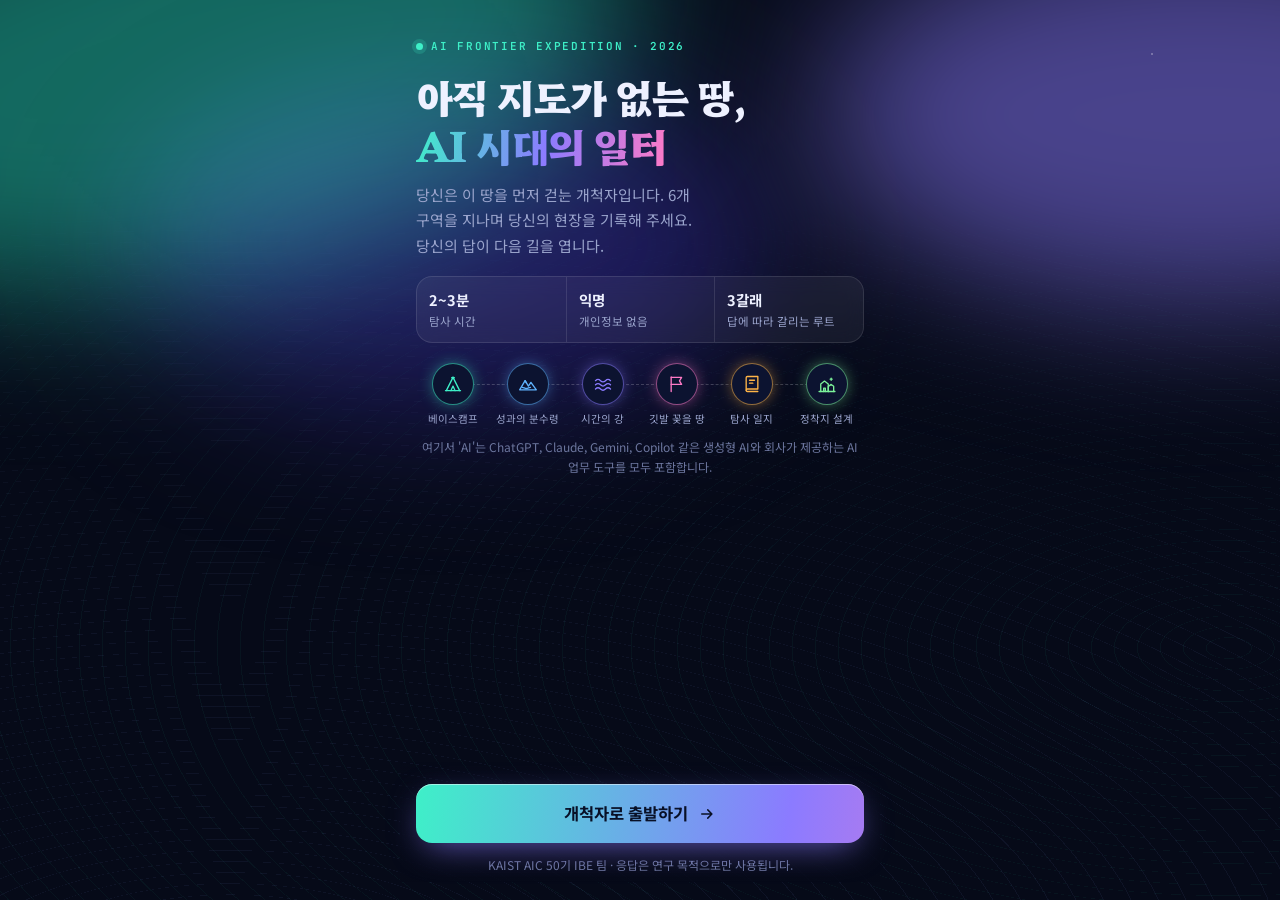
<file: public/index.html>
<!doctype html>
<html lang="ko">
<head>
  <meta charset="UTF-8" />
  <meta name="viewport" content="width=device-width, initial-scale=1, viewport-fit=cover" />
  <meta name="theme-color" content="#060a18" />
  <title>AI 프런티어 원정</title>
  <meta name="description" content="아직 지도가 없는 땅, AI 시대의 일터. 6개 구역을 지나며 당신의 현장을 기록하는 2~3분 원정 (익명 설문)" />
  <meta property="og:title" content="AI 프런티어 원정 — 당신은 어떤 개척자인가요?" />
  <meta property="og:description" content="답에 따라 길이 갈리는 2~3분짜리 원정. 끝까지 가면 나의 개척자 패스를 발급해 드려요. (익명)" />
  <link rel="icon" href="data:image/svg+xml,<svg xmlns='http://www.w3.org/2000/svg' viewBox='0 0 24 24' fill='none' stroke='%233ef0c8' stroke-width='2' stroke-linecap='round' stroke-linejoin='round'><path d='M5 21V3.5'/><path d='M5 4h12.5l-2.5 4.25L17.5 12.5H5'/></svg>" />
  <link rel="preconnect" href="https://fonts.googleapis.com" />
  <link rel="preconnect" href="https://fonts.gstatic.com" crossorigin />
  <link href="https://fonts.googleapis.com/css2?family=Hahmlet:wght@600;800&family=Noto+Sans+KR:wght@400;500;700&family=JetBrains+Mono:wght@500;700&display=swap" rel="stylesheet" />
  <link rel="stylesheet" href="style.css" />
</head>
<body>
  <div class="sky" aria-hidden="true"><i class="a1"></i><i class="a2"></i><i class="a3"></i><div class="contour"></div><div class="stars"></div></div>
  <main id="app" aria-live="polite"></main>
  <div id="fx" aria-hidden="true"></div>
  <script type="module" src="app.js"></script>
</body>
</html>
</file>
<file: public/style.css>
/* AI 프런티어 원정 — 극지의 밤하늘(오로라) + 등고선 지도. 한 가지 어두운 세계관으로 고정한 디자인 */
:root {
  color-scheme: dark;
  /* 색 */
  --night: #060a18;
  --deep: #0c1330;
  --panel: rgba(14, 20, 48, .72);
  --glass: rgba(255, 255, 255, .055);
  --glass-hi: rgba(255, 255, 255, .1);
  --line: rgba(255, 255, 255, .11);
  --line-hi: rgba(255, 255, 255, .24);
  --ink: #eef1ff;
  --muted: #9aa4cc;
  --faint: #6c769e;
  --teal: #3ef0c8;
  --violet: #8b7bff;
  --rose: #ff7ac6;
  --ember: #ffb547;
  --aurora: linear-gradient(100deg, #3ef0c8 0%, #8b7bff 52%, #ff7ac6 100%);
  --route: #8b7bff;
  /* 글꼴 */
  --f-display: 'Hahmlet', 'Noto Serif KR', 'Nanum Myeongjo', serif;
  --f-body: 'Noto Sans KR', system-ui, -apple-system, 'Apple SD Gothic Neo', sans-serif;
  --f-mono: 'JetBrains Mono', ui-monospace, 'SFMono-Regular', Menlo, monospace;
  --r: 22px;
}

* { box-sizing: border-box; -webkit-tap-highlight-color: transparent; }
html, body { margin: 0; min-height: 100%; }
body {
  background: var(--night);
  color: var(--ink);
  font: 15px/1.6 var(--font-body, var(--f-body));
  font-family: var(--f-body);
  overscroll-behavior: none;
  -webkit-font-smoothing: antialiased;
}
button { font: inherit; color: inherit; cursor: pointer; border: 0; background: none; }
a { color: var(--teal); }
.mono { font-family: var(--f-mono); letter-spacing: .02em; font-variant-numeric: tabular-nums; }
.grad { background: var(--aurora); -webkit-background-clip: text; background-clip: text; color: transparent; }
.ico { width: 1.15em; height: 1.15em; flex: none; }
:focus-visible { outline: 2px solid var(--teal); outline-offset: 3px; border-radius: 10px; }

/* ───────── 하늘: 오로라 · 등고선 · 별 ───────── */
.sky { position: fixed; inset: 0; z-index: 0; overflow: hidden; pointer-events: none; }
.sky i { position: absolute; border-radius: 50%; filter: blur(70px); opacity: .5; mix-blend-mode: screen; animation: drift 18s ease-in-out infinite alternate; }
.sky .a1 { width: 70vmax; height: 34vmax; left: -20vmax; top: -12vmax; background: #1fc7a6; transform: rotate(-12deg); }
.sky .a2 { width: 60vmax; height: 30vmax; right: -24vmax; top: -6vmax; background: var(--route); animation-delay: -6s; transition: background 1.2s; }
.sky .a3 { width: 50vmax; height: 26vmax; left: 10vmax; top: 6vmax; background: #3b2fae; opacity: .45; animation-delay: -11s; }
@keyframes drift { to { transform: translate(6vmax, 3vmax) rotate(6deg) scale(1.08); } }
.sky .contour {
  position: absolute; inset: 0; opacity: .9;
  background:
    repeating-radial-gradient(ellipse 120% 70% at 18% 108%, transparent 0 26px, rgba(150, 175, 255, .07) 26px 27px),
    repeating-radial-gradient(ellipse 90% 60% at 96% 72%, transparent 0 22px, rgba(62, 240, 200, .055) 22px 23px);
  -webkit-mask-image: linear-gradient(to bottom, transparent 18%, #000 70%);
  mask-image: linear-gradient(to bottom, transparent 18%, #000 70%);
}
.sky .stars {
  position: absolute; inset: 0;
  background-image:
    radial-gradient(1px 1px at 12% 18%, #fff 50%, transparent 51%),
    radial-gradient(1px 1px at 27% 8%, #cfd6ff 50%, transparent 51%),
    radial-gradient(1.4px 1.4px at 44% 22%, #fff 50%, transparent 51%),
    radial-gradient(1px 1px at 63% 12%, #fff 50%, transparent 51%),
    radial-gradient(1px 1px at 78% 26%, #bdf8ea 50%, transparent 51%),
    radial-gradient(1.4px 1.4px at 90% 6%, #fff 50%, transparent 51%),
    radial-gradient(1px 1px at 6% 40%, #fff 50%, transparent 51%),
    radial-gradient(1px 1px at 52% 38%, #e4d9ff 50%, transparent 51%),
    radial-gradient(1px 1px at 86% 44%, #fff 50%, transparent 51%),
    radial-gradient(1px 1px at 35% 52%, #fff 50%, transparent 51%);
  opacity: .55; animation: twinkle 5s ease-in-out infinite alternate;
}
@keyframes twinkle { to { opacity: .9; } }

/* ───────── 레이아웃 ───────── */
#app {
  position: relative; z-index: 1;
  max-width: 480px; margin: 0 auto; min-height: 100dvh;
  padding: max(14px, env(safe-area-inset-top)) 16px max(18px, env(safe-area-inset-bottom));
  display: flex; flex-direction: column;
}
.screen { flex: 1; display: flex; flex-direction: column; animation: enter .45s cubic-bezier(.2, .8, .2, 1); }
@keyframes enter { from { opacity: 0; transform: translateY(14px); filter: blur(4px); } }
.spacer { flex: 1; min-height: 8px; }
.footer {
  position: sticky; bottom: 0; z-index: 3; display: grid; gap: 4px;
  margin: 14px -16px 0; padding: 22px 16px max(8px, env(safe-area-inset-bottom));
  background: linear-gradient(to bottom, rgba(6, 10, 24, 0), rgba(6, 10, 24, .92) 38%);
}
.fine { font-size: 12px; line-height: 1.6; color: var(--faint); text-align: center; margin: 8px 4px 0; word-break: keep-all; }

/* ───────── 버튼 ───────── */
.btn {
  position: relative; display: flex; align-items: center; justify-content: center; gap: 10px; width: 100%;
  padding: 16px 20px; border-radius: 16px; font-weight: 700; font-size: 16.5px; letter-spacing: -.01em;
  color: #081026; background: var(--aurora); background-size: 160% 100%;
  box-shadow: 0 10px 34px -10px rgba(139, 123, 255, .75), inset 0 1px 0 rgba(255, 255, 255, .5);
  transition: transform .12s, background-position .5s, box-shadow .3s;
  overflow: hidden;
}
.btn::after {
  content: ''; position: absolute; inset: 0; transform: translateX(-120%);
  background: linear-gradient(100deg, transparent 30%, rgba(255, 255, 255, .55) 50%, transparent 70%);
  animation: sheen 4.5s ease-in-out infinite 1.2s;
}
@keyframes sheen { 0%, 70% { transform: translateX(-120%); } 100% { transform: translateX(120%); } }
.btn:hover { background-position: 100% 0; }
.btn:active { transform: scale(.98); }
.btn .ico { width: 18px; height: 18px; stroke-width: 2; }
.btn[disabled] { opacity: .35; pointer-events: none; }
.btn.ghost { background: none; box-shadow: none; color: var(--muted); font-weight: 500; font-size: 14px; padding: 11px; }
.btn.ghost::after { display: none; }

/* ───────── 랜딩 ───────── */
.notice {
  font-size: 12.5px; padding: 9px 12px; border-radius: 12px; margin-bottom: 10px;
  background: rgba(255, 181, 71, .1); border: 1px solid rgba(255, 181, 71, .3); color: #ffd99a;
}
.notice a { color: inherit; font-weight: 700; }
.hero { padding-top: 2vh; }
.eyebrow { display: inline-flex; align-items: center; gap: 8px; font: 600 11px/1 var(--f-mono); letter-spacing: .16em; color: var(--teal); }
.eyebrow .dot { width: 7px; height: 7px; border-radius: 50%; background: var(--teal); box-shadow: 0 0 0 4px rgba(62, 240, 200, .18); animation: ping 2s infinite; }
@keyframes ping { 50% { box-shadow: 0 0 0 7px rgba(62, 240, 200, 0); } }
.hero h1 { font-family: var(--f-display); font-weight: 800; font-size: clamp(31px, 9vw, 40px); line-height: 1.22; letter-spacing: -.02em; margin: 16px 0 12px; text-wrap: balance; word-break: keep-all; }
.hero p { margin: 0; color: var(--muted); font-size: 15px; line-height: 1.7; word-break: keep-all; max-width: 36ch; }
.facts { list-style: none; padding: 0; margin: 18px 0 0; display: grid; grid-template-columns: repeat(3, 1fr); border: 1px solid var(--line); border-radius: 16px; background: var(--glass); backdrop-filter: blur(10px); }
.facts li { padding: 11px 12px; display: grid; gap: 1px; }
.facts li + li { border-left: 1px solid var(--line); }
.facts b { font-size: 14.5px; }
.facts span { font-size: 11.5px; color: var(--muted); }

/* 원정 지도 */
.xmap { list-style: none; margin: 20px 0 4px; padding: 0; display: grid; grid-template-columns: repeat(6, 1fr); position: relative; }
.xmap::before { content: ''; position: absolute; left: 8%; right: 8%; top: 21px; border-top: 1.5px dashed rgba(255, 255, 255, .2); }
.xmap li { position: relative; display: flex; flex-direction: column; align-items: center; gap: 7px; text-align: center; }
.xmap .node {
  width: 42px; height: 42px; border-radius: 50%; display: grid; place-items: center;
  background: var(--deep); border: 1.5px solid color-mix(in srgb, var(--c) 55%, transparent); color: var(--c);
  box-shadow: 0 0 18px -6px var(--c);
}
.xmap .node .ico { width: 20px; height: 20px; }
.xmap .lbl { font-size: 10.5px; line-height: 1.3; color: var(--muted); word-break: keep-all; padding: 0 2px; }
.xmap li.now .node { background: color-mix(in srgb, var(--c) 22%, var(--deep)); border-color: var(--c); box-shadow: 0 0 0 4px color-mix(in srgb, var(--c) 22%, transparent), 0 0 24px -2px var(--c); }
.xmap li.now .lbl { color: var(--ink); font-weight: 700; }
.xmap li.done .node { background: var(--c); color: #071022; border-color: var(--c); }
.xmap li.done .node .ico { stroke-width: 2.4; }
.xmap li.skip { opacity: .38; }
.xmap li.skip .node { border-style: dashed; color: var(--faint); box-shadow: none; border-color: var(--faint); }

/* ───────── 구역 화면 (입장·완료) ───────── */
.region { text-align: center; }
.region-top { display: flex; justify-content: center; align-items: center; gap: 8px; flex-wrap: wrap; font-size: 11.5px; letter-spacing: .18em; color: var(--muted); margin-top: 2vh; }
.emblem { position: relative; width: 128px; height: 128px; margin: 26px auto 18px; display: grid; place-items: center; color: var(--c); }
.emblem .halo {
  position: absolute; inset: 0; border-radius: 50%;
  background: conic-gradient(from 0deg, var(--c), transparent 30%, var(--c) 55%, transparent 80%, var(--c));
  -webkit-mask: radial-gradient(farthest-side, transparent calc(100% - 2px), #000 calc(100% - 1.5px));
  mask: radial-gradient(farthest-side, transparent calc(100% - 2px), #000 calc(100% - 1.5px));
  animation: spin 9s linear infinite;
}
.emblem::before { content: ''; position: absolute; inset: 12px; border-radius: 50%; background: radial-gradient(circle at 50% 35%, color-mix(in srgb, var(--c) 26%, var(--deep)), var(--deep) 70%); border: 1px solid var(--line); box-shadow: 0 0 60px -10px var(--c); }
.emblem::after { content: ''; position: absolute; inset: -14px; border-radius: 50%; border: 1px dashed color-mix(in srgb, var(--c) 30%, transparent); }
.emblem .ico { position: relative; width: 52px; height: 52px; stroke-width: 1.4; filter: drop-shadow(0 0 10px var(--c)); }
.emblem.small { width: 74px; height: 74px; margin: 0; }
.emblem.small::after { inset: -8px; }
.emblem.small::before { inset: 7px; }
.emblem.small .ico { width: 32px; height: 32px; }
@keyframes spin { to { transform: rotate(360deg); } }
.region-name { font-family: var(--f-display); font-weight: 800; font-size: 34px; line-height: 1.2; letter-spacing: -.02em; margin: 0; }
.region-sub { color: var(--muted); font-size: 14px; margin: 6px 0 0; }
.region-meta { display: flex; justify-content: center; gap: 8px; margin-top: 14px; font-size: 11.5px; color: var(--muted); }
.region-meta span { padding: 4px 10px; border-radius: 99px; border: 1px solid var(--line); background: var(--glass); }

/* 깃발 꽂기 */
.flagpole { position: relative; width: 120px; height: 120px; margin: 22px auto 8px; }
.flagpole .ground { position: absolute; left: 10px; right: 10px; bottom: 6px; height: 14px; border-radius: 50%; background: radial-gradient(closest-side, color-mix(in srgb, var(--c) 45%, transparent), transparent); }
.flagpole .pole { position: absolute; left: 50%; bottom: 12px; width: 2.5px; height: 96px; margin-left: -22px; border-radius: 2px; background: linear-gradient(var(--ink), color-mix(in srgb, var(--ink) 40%, transparent)); transform-origin: bottom; animation: plant .5s cubic-bezier(.3, 1.6, .5, 1) both; }
.flagpole .cloth {
  position: absolute; left: 50%; top: 10px; margin-left: -20px; width: 62px; height: 42px; display: grid; place-items: center;
  color: #071022; background: var(--c); border-radius: 2px 10px 10px 2px;
  clip-path: polygon(0 0, 100% 6%, 88% 50%, 100% 94%, 0 100%);
  box-shadow: 0 0 34px -4px var(--c);
  transform-origin: left center; animation: raise .7s .35s cubic-bezier(.2, 1.3, .4, 1) both, wave 2.6s 1.1s ease-in-out infinite;
}
.flagpole .cloth .ico { width: 20px; height: 20px; stroke-width: 2.2; margin-right: 6px; }
@keyframes plant { from { transform: scaleY(0); } }
@keyframes raise { from { transform: translateY(70px) scaleX(.2); opacity: 0; } }
@keyframes wave { 50% { transform: skewY(-4deg) scaleX(.96); } }
.clear-title { font-family: var(--f-display); font-weight: 800; font-size: 30px; line-height: 1.25; margin: 6px 0 0; letter-spacing: -.02em; }
.reward { display: inline-block; margin: 12px auto 0; padding: 6px 14px; border-radius: 99px; font-size: 12px; color: var(--c); border: 1px solid color-mix(in srgb, var(--c) 45%, transparent); background: color-mix(in srgb, var(--c) 10%, transparent); }
.cleared .xmap { margin-top: 22px; }

/* ───────── HUD ───────── */
.hud { display: flex; align-items: center; gap: 12px; margin-bottom: 14px; }
.hud .back { width: 40px; height: 40px; border-radius: 50%; display: grid; place-items: center; border: 1px solid var(--line); background: var(--glass); flex: none; }
.hud .back .ico { width: 18px; height: 18px; }
.trail-bar { flex: 1; height: 6px; border-radius: 99px; background: rgba(255, 255, 255, .09); position: relative; }
.trail-bar i { position: absolute; inset: 0 auto 0 0; border-radius: 99px; background: var(--aurora); transition: width .6s cubic-bezier(.2, .8, .2, 1); }
.trail-bar em { position: absolute; right: -6px; top: 50%; width: 12px; height: 12px; margin-top: -6px; border-radius: 50%; background: #fff; box-shadow: 0 0 0 4px rgba(255, 122, 198, .25), 0 0 16px #ff7ac6; }
.km { flex: none; font-size: 12px; color: var(--muted); min-width: 64px; text-align: right; }
.km b { font-size: 16px; color: var(--ink); font-weight: 700; }
.km.pop b { display: inline-block; animation: pop .4s; color: var(--teal); }
@keyframes pop { 40% { transform: scale(1.35); } }

/* ───────── 길잡이 말풍선 ───────── */
.guide { display: flex; align-items: flex-start; gap: 10px; margin: 0 0 12px; animation: talk .5s cubic-bezier(.2, 1.2, .4, 1) both; }
.guide.center { margin: 20px auto 0; max-width: 420px; text-align: left; }
.orb { position: relative; flex: none; width: 40px; height: 40px; border-radius: 50%; display: grid; place-items: center; color: #fff; }
.orb::before { content: ''; position: absolute; inset: 0; border-radius: 50%; background: conic-gradient(from 0deg, #3ef0c8, #8b7bff, #ff7ac6, #ffb547, #3ef0c8); animation: spin 6s linear infinite; }
.orb::after { content: ''; position: absolute; inset: 2px; border-radius: 50%; background: radial-gradient(circle at 50% 30%, #222c63, #0b1130); }
.orb .ico { position: relative; z-index: 1; width: 20px; height: 20px; }
.guide-bubble {
  flex: 1; min-width: 0; padding: 10px 14px 11px; border-radius: 6px 18px 18px 18px; font-size: 14px; line-height: 1.6; word-break: keep-all;
  background: var(--glass-hi); border: 1px solid var(--line); backdrop-filter: blur(14px); -webkit-backdrop-filter: blur(14px);
}
.guide-bubble .who { display: block; font: 600 10.5px/1.4 var(--f-mono); letter-spacing: .08em; color: var(--teal); margin-bottom: 2px; }
@keyframes talk { from { opacity: 0; transform: translateY(8px); } }

/* ───────── 문항 카드 ───────── */
.panel {
  position: relative; border-radius: var(--r); padding: 20px 16px 16px;
  border: 1px solid transparent;
  background:
    linear-gradient(var(--panel), var(--panel)) padding-box,
    linear-gradient(150deg, rgba(255, 255, 255, .28), rgba(255, 255, 255, .04) 40%, color-mix(in srgb, var(--c) 45%, transparent)) border-box;
  backdrop-filter: blur(20px); -webkit-backdrop-filter: blur(20px);
  box-shadow: 0 24px 60px -28px rgba(0, 0, 0, .8), 0 0 80px -50px var(--c);
}
.q-meta { display: flex; align-items: center; gap: 8px; margin-bottom: 14px; flex-wrap: wrap; }
.chip { display: inline-flex; align-items: center; gap: 6px; font-size: 12px; font-weight: 700; padding: 5px 10px 5px 8px; border-radius: 99px; color: var(--c); background: color-mix(in srgb, var(--c) 13%, transparent); border: 1px solid color-mix(in srgb, var(--c) 35%, transparent); }
.chip .ico { width: 15px; height: 15px; }
.q-count { font-size: 11.5px; color: var(--muted); }
.q-meta .route-badge { margin-left: auto; }
.q-text { font-size: 19.5px; line-height: 1.5; font-weight: 700; margin: 0 0 6px; letter-spacing: -.01em; word-break: keep-all; }
.q-hint { font-size: 12.5px; color: var(--muted); margin: 0 0 16px; }

.opts { display: grid; gap: 8px; }
.opt {
  display: flex; align-items: center; gap: 12px; width: 100%; text-align: left;
  padding: 13px 14px; border-radius: 14px; font-size: 15.5px; line-height: 1.4;
  background: var(--glass); border: 1px solid var(--line);
  transition: background .2s, border-color .2s, transform .1s, box-shadow .25s;
}
.opt:hover { background: var(--glass-hi); border-color: var(--line-hi); }
.opt:active { transform: scale(.985); }
.opt .k { flex: none; width: 26px; height: 26px; border-radius: 8px; display: grid; place-items: center; font: 600 11.5px var(--f-mono); color: var(--muted); border: 1px solid var(--line); }
.opt .t { flex: 1; min-width: 0; word-break: keep-all; }
.opt .tick { flex: none; width: 22px; height: 22px; border-radius: 50%; display: grid; place-items: center; color: #071022; background: var(--c); transform: scale(0); transition: transform .25s cubic-bezier(.2, 1.6, .4, 1); }
.opt .tick .ico { width: 14px; height: 14px; stroke-width: 2.6; }
.opt.sel { background: color-mix(in srgb, var(--c) 15%, transparent); border-color: var(--c); box-shadow: 0 0 0 1px var(--c), 0 10px 30px -14px var(--c); }
.opt.sel .k { color: var(--c); border-color: color-mix(in srgb, var(--c) 50%, transparent); }
.opt.sel .tick { transform: scale(1); }

/* 5점 척도 = 고도 막대 */
.elev { display: grid; grid-template-columns: repeat(5, 1fr); gap: 6px; align-items: end; }
.lv { display: flex; flex-direction: column; align-items: center; gap: 6px; padding: 10px 2px 10px; border-radius: 14px; border: 1px solid var(--line); background: var(--glass); transition: border-color .2s, background .2s, transform .1s; }
.lv:active { transform: scale(.95); }
.lv .col { width: 22px; height: 64px; border-radius: 6px; display: flex; align-items: flex-end; background: rgba(255, 255, 255, .04); overflow: hidden; }
.lv .bar { width: 100%; height: var(--h); border-radius: 6px 6px 4px 4px; background: linear-gradient(to top, color-mix(in srgb, var(--c) 30%, transparent), color-mix(in srgb, var(--c) 60%, transparent)); transition: background .25s, box-shadow .25s; }
.lv .num { font-size: 13px; font-weight: 700; color: var(--muted); }
.lv .lb { font-size: 11px; line-height: 1.25; color: var(--muted); text-align: center; word-break: keep-all; min-height: 2.5em; }
.lv:hover { background: var(--glass-hi); }
.lv.sel { border-color: var(--c); background: color-mix(in srgb, var(--c) 14%, transparent); box-shadow: 0 0 0 1px var(--c); }
.lv.sel .bar { background: var(--aurora); box-shadow: 0 0 16px var(--c); }
.lv.sel .num, .lv.sel .lb { color: var(--ink); }

textarea {
  width: 100%; min-height: 128px; resize: vertical; border-radius: 14px; padding: 14px;
  font: 16px/1.6 var(--f-body); color: var(--ink); background: rgba(0, 0, 0, .25); border: 1px solid var(--line);
}
textarea::placeholder { color: var(--faint); }
textarea:focus { outline: none; border-color: var(--c); box-shadow: 0 0 0 3px color-mix(in srgb, var(--c) 25%, transparent); }
.count { text-align: right; font-size: 11px; color: var(--faint); margin-top: 6px; }
.q-actions { display: grid; gap: 2px; margin-top: 16px; }

/* 숨은 지류 (조건부 문항) */
.q-card.hidden-quest { --c: #ffb547; animation: glint 2.4s ease-in-out infinite alternate; }
@keyframes glint { to { box-shadow: 0 24px 60px -28px rgba(0, 0, 0, .8), 0 0 60px -18px rgba(255, 181, 71, .55); } }
.hq-banner {
  display: flex; align-items: center; gap: 8px; margin: -20px -16px 16px; padding: 11px 16px;
  border-radius: var(--r) var(--r) 0 0; font-size: 13px; font-weight: 700; color: #241500;
  background: linear-gradient(100deg, #ffb547, #ffe08a 60%, #ffb547); background-size: 200% 100%; animation: shimmer 3s linear infinite;
}
.hq-banner span { flex: 1; }
.hq-banner b { font-size: 11.5px; }
@keyframes shimmer { to { background-position: -200% 0; } }

/* 루트 배지 */
.route-badge { display: inline-flex; align-items: center; gap: 5px; padding: 4px 10px 4px 8px; border-radius: 99px; font: 700 11.5px/1.2 var(--f-body); letter-spacing: 0; color: var(--rc); background: color-mix(in srgb, var(--rc) 14%, transparent); border: 1px solid color-mix(in srgb, var(--rc) 45%, transparent); }
.route-badge .ico { width: 14px; height: 14px; }

/* ───────── 갈림길 ───────── */
.fork { text-align: center; }
.fork-title { font-family: var(--f-display); font-weight: 800; font-size: 24px; line-height: 1.3; margin: 10px 0 0; letter-spacing: -.02em; text-wrap: balance; word-break: keep-all; }
.fork-map { display: block; width: 100%; max-width: 260px; height: auto; margin: 4px auto 0; overflow: visible; }
.fork-map path { fill: none; stroke-linecap: round; }
.road-off { stroke: rgba(255, 255, 255, .22); stroke-width: 2; stroke-dasharray: 3 7; }
.road-on { stroke-width: 4; stroke-dasharray: 260; stroke-dashoffset: 260; animation: draw 1.2s .2s cubic-bezier(.4, 0, .2, 1) forwards; filter: drop-shadow(0 0 6px var(--rc)); }
@keyframes draw { to { stroke-dashoffset: 0; } }
.fork-map .pin { fill: #fff; }
.fork-map .pin-on { fill: var(--rc); filter: drop-shadow(0 0 8px var(--rc)); animation: appear .4s 1.3s both; }
.fork-map .pin-off { fill: none; stroke: rgba(255, 255, 255, .3); stroke-width: 1.5; }
@keyframes appear { from { opacity: 0; transform: scale(0); transform-origin: center; } }
.paths { display: grid; grid-template-columns: 1fr 1fr; gap: 10px; margin-top: 4px; }
.path { display: flex; flex-direction: column; align-items: center; gap: 4px; padding: 14px 10px 12px; border-radius: 18px; border: 1px solid var(--line); background: var(--glass); }
.path .ico { width: 28px; height: 28px; margin-bottom: 2px; }
.path b { font-size: 15px; }
.path small { font-size: 11.5px; line-height: 1.45; color: var(--muted); word-break: keep-all; }
.path em { font-style: normal; font-size: 10.5px; margin-top: 6px; padding: 3px 9px; border-radius: 99px; border: 1px solid var(--line); color: var(--muted); }
.path.chosen { color: var(--rc); border-color: var(--rc); background: color-mix(in srgb, var(--rc) 13%, transparent); box-shadow: 0 0 40px -16px var(--rc); }
.path.chosen b { color: var(--ink); }
.path.chosen em { background: var(--rc); color: #071022; border-color: var(--rc); font-weight: 700; }
.path.closed { opacity: .45; }
.next-trail { list-style: none; padding: 0; margin: 16px 0 0; display: flex; justify-content: center; flex-wrap: wrap; gap: 6px; }
.next-trail li { display: flex; align-items: center; gap: 6px; padding: 6px 10px 6px 8px; border-radius: 99px; font-size: 12px; color: var(--c); border: 1px solid color-mix(in srgb, var(--c) 35%, transparent); background: color-mix(in srgb, var(--c) 8%, transparent); }
.next-trail li span { color: var(--ink); }
.next-trail .ico { width: 15px; height: 15px; }

/* ───────── 결과: 개척자 패스 ───────── */
.result { padding-top: 1vh; }
.pass {
  position: relative; border-radius: 26px; padding: 18px 18px 16px; overflow: hidden;
  border: 1.5px solid transparent;
  background:
    linear-gradient(160deg, #121a42, #0b1130 60%) padding-box,
    conic-gradient(from var(--ang, 0deg), #3ef0c8, #8b7bff, #ff7ac6, #ffb547, #3ef0c8) border-box;
  box-shadow: 0 30px 80px -30px rgba(139, 123, 255, .6);
  animation: holo 6s linear infinite;
}
@property --ang { syntax: '<angle>'; inherits: false; initial-value: 0deg; }
@keyframes holo { to { --ang: 360deg; } }
.pass::before {
  content: ''; position: absolute; inset: 0; pointer-events: none; opacity: .5;
  background: repeating-radial-gradient(ellipse 140% 80% at 110% -10%, transparent 0 18px, rgba(255, 255, 255, .05) 18px 19px);
}
.pass > * { position: relative; }
.pass-head { display: flex; justify-content: space-between; font-size: 11px; letter-spacing: .18em; color: var(--muted); padding-bottom: 14px; border-bottom: 1px dashed var(--line); }
.pass-head span:first-child { color: var(--ink); font-weight: 700; }
.pass-id { --c: var(--rc); display: flex; align-items: center; gap: 16px; padding: 18px 0 6px; text-align: left; }
.pass-label { font-size: 11.5px; color: var(--muted); }
.persona { font-family: var(--f-display); font-weight: 800; font-size: 25px; line-height: 1.25; margin: 2px 0 8px; letter-spacing: -.02em; word-break: keep-all; }
.persona-desc { margin: 8px 0 0; font-size: 14px; line-height: 1.7; color: #c9cff0; word-break: keep-all; }
.stats { display: grid; grid-template-columns: repeat(3, 1fr); margin: 16px 0 0; border: 1px solid var(--line); border-radius: 14px; background: rgba(0, 0, 0, .18); }
.stats div { padding: 10px 12px; }
.stats div + div { border-left: 1px solid var(--line); }
.stats dt { font-size: 11px; color: var(--muted); }
.stats dd { margin: 2px 0 0; font-size: 21px; font-weight: 700; }
.stats small { font-size: 11px; color: var(--muted); margin-left: 3px; font-weight: 500; }
.log { margin-top: 16px; }
.log-h { font-size: 10.5px; letter-spacing: .18em; color: var(--teal); margin-bottom: 6px; }
.log ol { list-style: none; margin: 0; padding: 0; }
.log li { display: flex; gap: 12px; padding: 8px 0; border-top: 1px solid var(--line); }
.log li span { font-size: 11px; color: var(--faint); padding-top: 3px; }
.log li p { margin: 0; font-size: 13.5px; line-height: 1.55; word-break: keep-all; }
.stamps { display: flex; align-items: center; gap: 6px; flex-wrap: wrap; margin-top: 14px; padding-top: 14px; border-top: 1px dashed var(--line); }
.stamp { width: 34px; height: 34px; border-radius: 50%; display: grid; place-items: center; color: var(--c); border: 1.5px solid var(--c); transform: rotate(-8deg); box-shadow: inset 0 0 0 3px rgba(0, 0, 0, .25), 0 0 14px -6px var(--c); }
.stamp:nth-child(even) { transform: rotate(7deg); }
.stamp .ico { width: 16px; height: 16px; }
.issued { margin-left: auto; font-size: 10px; color: var(--faint); letter-spacing: .12em; }
.thanks { text-align: center; font-size: 13.5px; line-height: 1.7; margin: 18px 6px 0; color: var(--muted); word-break: keep-all; }

/* ───────── 효과 ───────── */
#fx { position: fixed; inset: 0; pointer-events: none; z-index: 20; overflow: hidden; }
.float-km { position: absolute; transform: translateX(-50%); font: 700 14px var(--f-mono); color: var(--teal); text-shadow: 0 0 12px rgba(62, 240, 200, .8); animation: rise 1s ease-out forwards; white-space: nowrap; }
@keyframes rise { to { transform: translate(-50%, -54px); opacity: 0; } }
.spark { position: absolute; width: 5px; height: 5px; margin: -2.5px; border-radius: 50%; background: var(--c); box-shadow: 0 0 8px var(--c); animation: fly 1.3s cubic-bezier(.15, .7, .3, 1) forwards; }
.spark.star { width: 9px; height: 9px; margin: -4.5px; border-radius: 0; clip-path: polygon(50% 0, 62% 38%, 100% 50%, 62% 62%, 50% 100%, 38% 62%, 0 50%, 38% 38%); }
@keyframes fly { to { transform: translate(var(--dx), var(--dy)) scale(.2) rotate(180deg); opacity: 0; } }
.loader { width: 54px; height: 54px; margin: 0 auto 16px; border-radius: 50%; background: conic-gradient(from 0deg, transparent, #3ef0c8, #8b7bff, #ff7ac6); -webkit-mask: radial-gradient(farthest-side, transparent calc(100% - 4px), #000 calc(100% - 3.5px)); mask: radial-gradient(farthest-side, transparent calc(100% - 4px), #000 calc(100% - 3.5px)); animation: spin .9s linear infinite; }

@media (max-width: 360px) {
  .q-text { font-size: 18px; }
  .lv .lb { font-size: 10px; }
  .xmap .lbl { font-size: 9.5px; }
  .hero h1 { font-size: 29px; }
}
@media (prefers-reduced-motion: reduce) {
  *, *::before, *::after { animation-duration: .01ms !important; animation-iteration-count: 1 !important; transition-duration: .01ms !important; }
}
</file>
